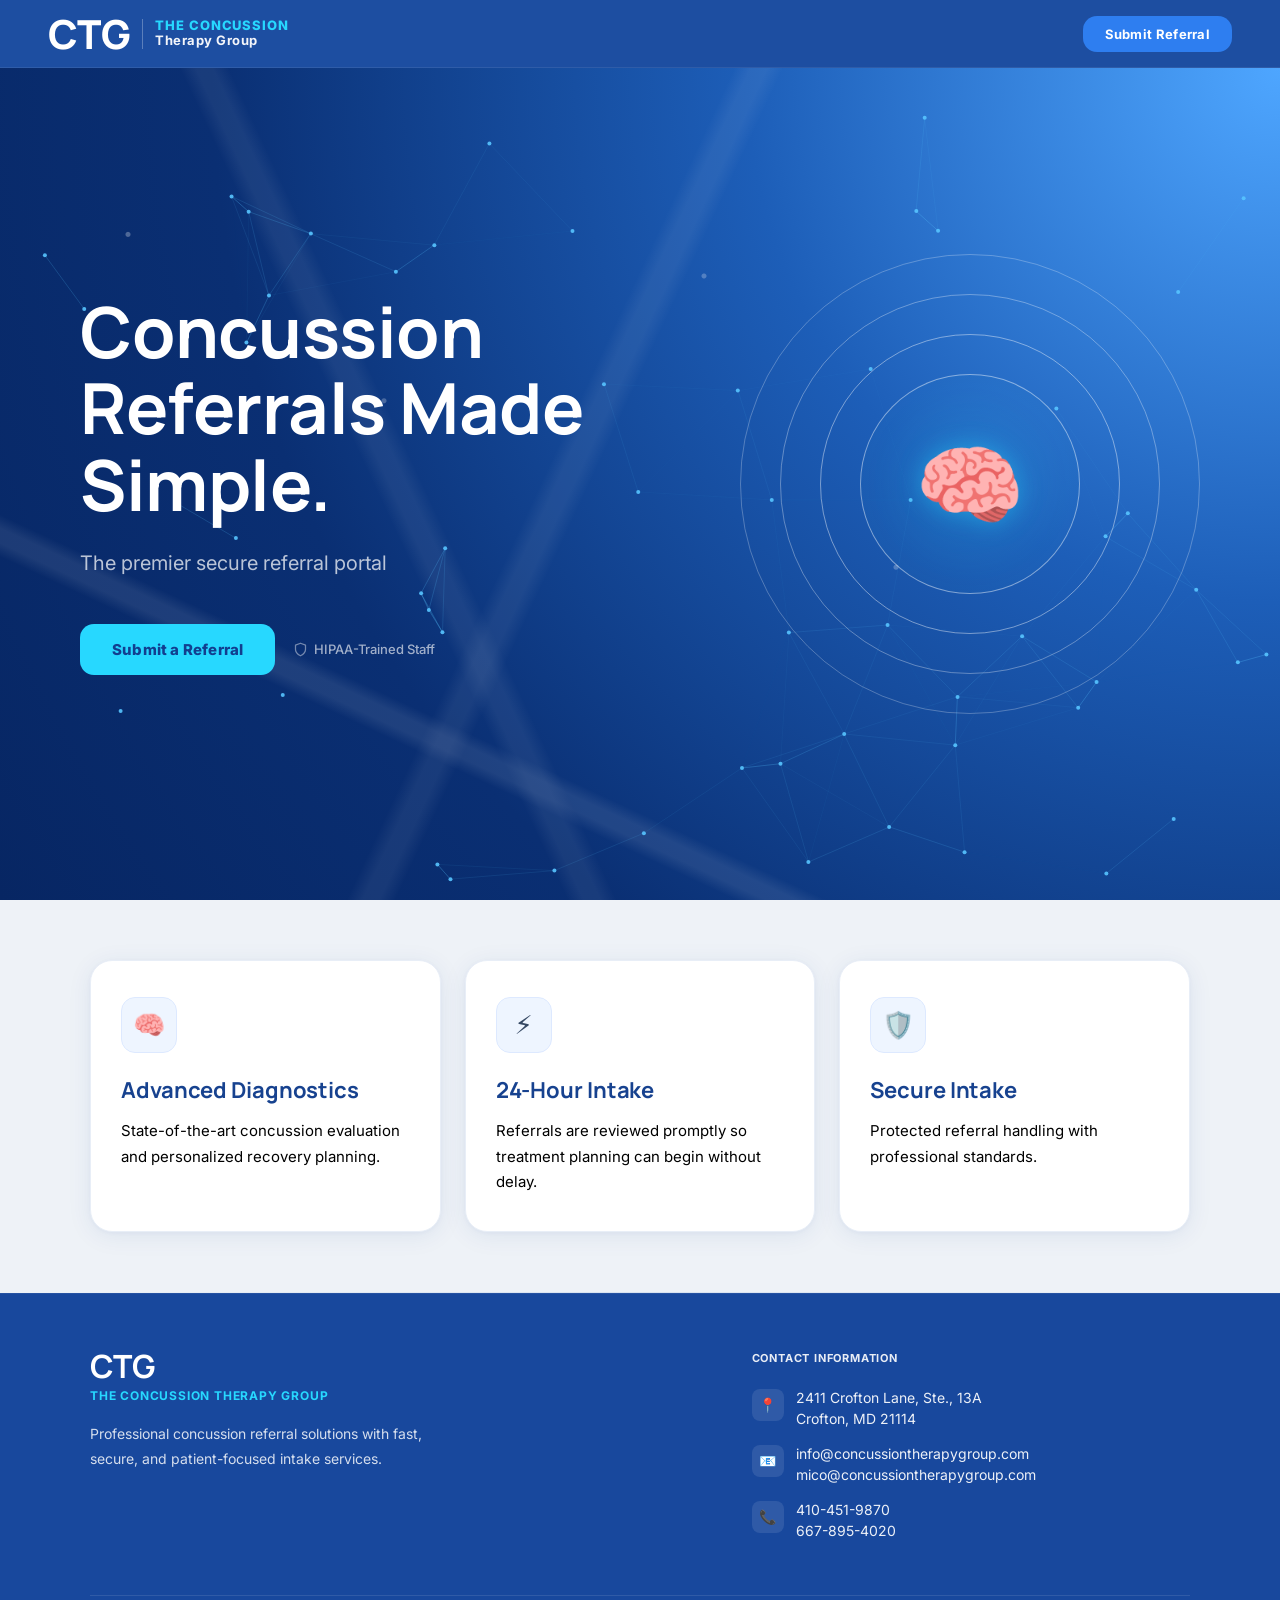
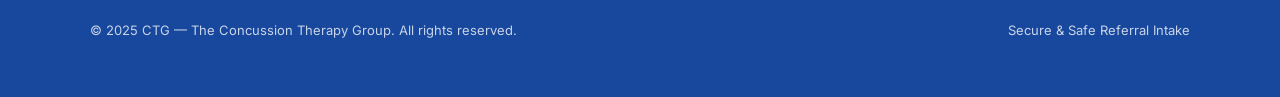
<file: index.html>
<!DOCTYPE html>
<html lang="en">
<head>
  <meta charset="UTF-8">
  <meta name="viewport" content="width=device-width, initial-scale=1.0">
  <title>CTG Referral Portal | The Concussion Therapy Group</title>
  <meta name="description" content="Secure, 24-hour concussion referral portal. Submit patient referrals to The Concussion Therapy Group.">
  <link rel="stylesheet" href="style.css">
</head>
<body>

<!-- ═══════════════════════ PAGE SHELL ═══════════════════════ -->
<div class="page-shell" id="pageShell">

  <!-- HEADER -->
  <header>
    <div class="logo-wrap">
      <span class="logo-main">CTG</span>
      <div class="logo-divider"></div>
      <div class="logo-text-wrap">
        <div class="logo-line-accent">The Concussion</div>
        <div class="logo-line">Therapy Group</div>
      </div>
    </div>
    <button type="button" class="btn open-form-btn">
      Submit Referral
    </button>
  </header>

  <!-- HERO -->
  <section class="hero">
    <div class="hero-content">
      <h1>Concussion <br>Referrals Made <em>Simple.</em></h1>
      <p class="hero-sub">The premier secure referral portal</p>
      <div class="hero-actions">
        <button type="button" class="btn-primary open-form-btn">
          Submit a Referral
        </button>
        <div class="hero-trust">
          <svg width="15" height="15" viewBox="0 0 24 24" fill="none" stroke="currentColor" stroke-width="2" stroke-linecap="round" stroke-linejoin="round"><path d="M12 22s8-4 8-10V5l-8-3-8 3v7c0 6 8 10 8 10z"/></svg>
          HIPAA-Trained Staff
        </div>
      </div>
    </div>

    <!-- Animated visual -->
    <div class="hero-visual">
      <div class="pulse-ring-group">
        <div class="pulse-ring"></div>
        <div class="pulse-ring"></div>
        <div class="pulse-ring"></div>
        <div class="ring-core">
          <span class="ring-icon">🧠</span>
        </div>
      </div>
    </div>
  </section>

  <!-- WHY REFER TO US -->
  <section class="section">
    <div class="cards">
      <div class="card reveal">
        <div class="card-icon-wrap">🧠</div>
        <h3>Advanced Diagnostics</h3>
        <p>State-of-the-art concussion evaluation and personalized recovery planning.</p>
      </div>
      <div class="card reveal" style="transition-delay:.12s">
        <div class="card-icon-wrap">⚡</div>
        <h3>24-Hour Intake</h3>
        <p>Referrals are reviewed promptly so treatment planning can begin without delay.</p>
      </div>
      <div class="card reveal" style="transition-delay:.24s">
        <div class="card-icon-wrap">🛡️</div>
        <h3>Secure Intake</h3>
        <p>Protected referral handling with professional standards.</p>
      </div>
    </div>
  </section>

  <div class="divider-line"></div>

  <!-- FOOTER -->
  <footer>
    <div class="footer-inner">
      <div class="footer-brand">
        <span class="logo-main">CTG</span>
        <span class="tagline">The Concussion Therapy Group</span>
        <p>Professional concussion referral solutions with fast, secure, and patient-focused intake services.</p>
      </div>
      <div class="footer-contact">
        <h4>Contact Information</h4>
        <div class="contact-item">
        <div class="contact-item-icon">📍</div>
        <div class="contact-item-text">2411 Crofton Lane, Ste., 13A<br>Crofton, MD 21114</div>
      </div>
        <div class="contact-item">
        <div class="contact-item-icon">📧</div>
        <div class="contact-item-text">info@concussiontherapygroup.com<br>mico@concussiontherapygroup.com</div>
      </div>
        <div class="contact-item">
        <div class="contact-item-icon">📞</div>
        <div class="contact-item-text">410-451-9870<br>667-895-4020</div>
      </div>
      </div>
    </div>
    <div class="footer-bottom">
      <p>&copy; 2025 CTG — The Concussion Therapy Group. All rights reserved.</p>
      <p>Secure &amp; Safe Referral Intake</p>
    </div>
  </footer>

</div><!-- /page-shell -->


<!-- ═══════════════════════ MODAL ═══════════════════════ -->
<div class="modal-overlay" id="formModal">
  <div class="modal-dialog" role="dialog" aria-modal="true" aria-labelledby="referralModalTitle">

    <!-- Modal Header -->
    <div class="modal-header">
      <div class="modal-header-left">
        <h2 id="referralModalTitle">Submit a Patient Referral</h2>
        <p>All fields are secure and confidential</p>
      </div>
      <button type="button" class="modal-close" id="closeModalBtn" aria-label="Close form">×</button>
    </div>

    <!-- Step Indicator -->
    <div class="step-indicator">
      <div class="step-pill active" id="stepPill1">
        <span class="step-pill-num">1</span>
        <span>Referral Details</span>
      </div>
      <div class="step-sep"></div>
      <div class="step-pill" id="stepPill2">
        <span class="step-pill-num">2</span>
        <span>Symptom Questionnaire</span>
      </div>
    </div>

    <!-- FORM -->
    <form
      id="referralForm"
      action="#"
      method="POST"
      enctype="multipart/form-data"
    >
      <input type="hidden" name="Submission ID" id="submission_id">

      <!-- ── STEP 1: Referral Details ── -->
      <div class="form-body">
        <div class="form-step active" id="step1">

          <div class="form-section-title">
            <svg width="14" height="14" viewBox="0 0 24 24" fill="none" stroke="currentColor" stroke-width="2.5" stroke-linecap="round" stroke-linejoin="round"><path d="M20 21v-2a4 4 0 0 0-4-4H8a4 4 0 0 0-4 4v2"/><circle cx="12" cy="7" r="4"/></svg>
            Referring Party
          </div>

          <label for="law_firm_provider_name">Law Firm </label>
          <input id="law_firm_provider_name" name="Law Firm " type="text" placeholder="Enter firm or provider name" required>

          <label for="case_manager_paralegal">Case Manager / Paralegal</label>
          <input id="case_manager_paralegal" name="Case Manager / Paralegal" type="text" placeholder="Primary contact name" required>

          <div class="form-section-title" style="margin-top:22px;">
            <svg width="14" height="14" viewBox="0 0 24 24" fill="none" stroke="currentColor" stroke-width="2.5" stroke-linecap="round" stroke-linejoin="round"><path d="M3 9l9-7 9 7v11a2 2 0 0 1-2 2H5a2 2 0 0 1-2-2z"/><polyline points="9 22 9 12 15 12 15 22"/></svg>
            Patient Information
          </div>

          <div class="grid2">
            <div>
              <label for="patient_first_name">Patient's First Name</label>
              <input id="patient_first_name" name="Patient First Name" type="text" placeholder="First name" required>
            </div>
            <div>
              <label for="patient_last_name">Patient's Last Name</label>
              <input id="patient_last_name" name="Patient Last Name" type="text" placeholder="Last name" required>
            </div>
          </div>

          <label for="patient_full_address">Patient's Full Address</label>
          <input id="patient_full_address" name="Patient Full Address" type="text" placeholder="Street, City, State, ZIP" required>

          <div class="grid2">
            <div>
              <label for="date_of_birth">Date of Birth</label>
              <input id="date_of_birth" name="Date of Birth" type="date" required>
            </div>
            <div>
              <label for="date_of_incident">Date of Incident</label>
              <input id="date_of_incident" name="Date of Incident" type="date" required>
            </div>
          </div>

          <div class="grid2">
            <div>
              <label for="phone_number">Phone Number</label>
              <input id="phone_number" name="Phone Number" type="tel" placeholder="(000) 000-0000" required>
            </div>
            <div>
              <label for="email_address">Patient Email Address</label>
              <input id="email_address" name="Email Address" type="email" placeholder="name@example.com" required>
            </div>
          </div>

          <label for="notes">Notes <span style="font-weight:400;text-transform:none;letter-spacing:0;font-size:11px;color:var(--text-muted)">(if applicable)</span></label>
          <textarea id="notes" name="Notes" rows="4" placeholder="Additional insurance or case details..."></textarea>

          <div class="form-actions">
            <div class="left-actions">
              <button type="button" class="alt-btn" id="cancelModalBtn1">Cancel</button>
            </div>
            <div class="right-actions">
              <button type="button" id="nextBtn1" class="submit-btn">
                Continue
                <svg width="14" height="14" viewBox="0 0 24 24" fill="none" stroke="currentColor" stroke-width="2.5" stroke-linecap="round" stroke-linejoin="round"><path d="M5 12h14M12 5l7 7-7 7"/></svg>
              </button>
            </div>
          </div>

        </div><!-- /step1 -->

        <!-- ── STEP 2: Symptoms ── -->
        <div class="form-step" id="step2">

          <div class="step2-note">
            <svg width="16" height="16" viewBox="0 0 24 24" fill="none" stroke="currentColor" stroke-width="2" stroke-linecap="round" stroke-linejoin="round"><circle cx="12" cy="12" r="10"/><line x1="12" y1="8" x2="12" y2="12"/><line x1="12" y1="16" x2="12.01" y2="16"/></svg>
            Please answer each symptom question on behalf of the patient.
          </div>

          <!-- 1. Verbal Communication -->
          <div class="symptom-block">
            <div class="symptom-box">
              <div class="symptom-heading">
                <div class="symptom-number">1</div>
                <div class="symptom-title">Verbal Communication</div>
              </div>
              <div class="symptom-question-row">
                <div class="symptom-question-text">Is it taking longer to understand the meaning of what somebody is saying to you?</div>
                <div class="yes-no-group">
                  <input type="radio" id="vc_meaning_yes" name="Verbal Communication - Takes longer to understand meaning" value="Yes">
                  <label for="vc_meaning_yes" class="yn-btn">Yes</label>
                  <input type="radio" id="vc_meaning_no" name="Verbal Communication - Takes longer to understand meaning" value="No">
                  <label for="vc_meaning_no" class="yn-btn">No</label>
                </div>
              </div>
              <div class="symptom-question-row">
                <div class="symptom-question-text">Is it taking longer to find the words to say what you want to say?</div>
                <div class="yes-no-group">
                  <input type="radio" id="vc_words_yes" name="Verbal Communication - Takes longer to find words" value="Yes">
                  <label for="vc_words_yes" class="yn-btn">Yes</label>
                  <input type="radio" id="vc_words_no" name="Verbal Communication - Takes longer to find words" value="No">
                  <label for="vc_words_no" class="yn-btn">No</label>
                </div>
              </div>
              <div class="symptom-question-row">
                <div class="symptom-question-text">Is it taking longer to say the words once you know what you want to say?</div>
                <div class="yes-no-group">
                  <input type="radio" id="vc_say_yes" name="Verbal Communication - Takes longer to say words" value="Yes">
                  <label for="vc_say_yes" class="yn-btn">Yes</label>
                  <input type="radio" id="vc_say_no" name="Verbal Communication - Takes longer to say words" value="No">
                  <label for="vc_say_no" class="yn-btn">No</label>
                </div>
              </div>
            </div>
          </div>

          <!-- 2. Light Sensitivity -->
          <div class="symptom-block">
            <div class="symptom-box">
              <div class="symptom-heading">
                <div class="symptom-number">2</div>
                <div class="symptom-title">Light Sensitivity</div>
              </div>
              <div class="symptom-question-row">
                <div class="symptom-question-text">Are you more sensitive to light than before the accident?</div>
                <div class="yes-no-group">
                  <input type="radio" id="light_sens_yes" name="Light Sensitivity" value="Yes">
                  <label for="light_sens_yes" class="yn-btn">Yes</label>
                  <input type="radio" id="light_sens_no" name="Light Sensitivity" value="No">
                  <label for="light_sens_no" class="yn-btn">No</label>
                </div>
              </div>
            </div>
          </div>

          <!-- 3. Sleep Difficulty -->
          <div class="symptom-block">
            <div class="symptom-box">
              <div class="symptom-heading">
                <div class="symptom-number">3</div>
                <div class="symptom-title">Sleep Difficulty</div>
              </div>
              <div class="symptom-question-row">
                <div class="symptom-question-text">Are you sleeping less than usual?</div>
                <div class="yes-no-group">
                  <input type="radio" id="sleep_less_yes" name="Sleep Difficulty - Sleeping less than usual" value="Yes">
                  <label for="sleep_less_yes" class="yn-btn">Yes</label>
                  <input type="radio" id="sleep_less_no" name="Sleep Difficulty - Sleeping less than usual" value="No">
                  <label for="sleep_less_no" class="yn-btn">No</label>
                </div>
              </div>
              <div class="symptom-question-row">
                <div class="symptom-question-text">Are you having difficulty falling asleep?</div>
                <div class="yes-no-group">
                  <input type="radio" id="sleep_fall_yes" name="Sleep Difficulty - Difficulty falling asleep" value="Yes">
                  <label for="sleep_fall_yes" class="yn-btn">Yes</label>
                  <input type="radio" id="sleep_fall_no" name="Sleep Difficulty - Difficulty falling asleep" value="No">
                  <label for="sleep_fall_no" class="yn-btn">No</label>
                </div>
              </div>
            </div>
          </div>

          <!-- 4. Fear of Travel -->
          <div class="symptom-block">
            <div class="symptom-box">
              <div class="symptom-heading">
                <div class="symptom-number">4</div>
                <div class="symptom-title">Fear of Travel</div>
              </div>
              <div class="symptom-question-row">
                <div class="symptom-question-text">Are you afraid to travel or drive in a car?</div>
                <div class="yes-no-group">
                  <input type="radio" id="travel_yes" name="Fear of Travel" value="Yes">
                  <label for="travel_yes" class="yn-btn">Yes</label>
                  <input type="radio" id="travel_no" name="Fear of Travel" value="No">
                  <label for="travel_no" class="yn-btn">No</label>
                </div>
              </div>
            </div>
          </div>

          <!-- 5. Headaches -->
          <div class="symptom-block">
            <div class="symptom-box">
              <div class="symptom-heading">
                <div class="symptom-number">5</div>
                <div class="symptom-title">Headaches</div>
              </div>
              <div class="symptom-question-row">
                <div class="symptom-question-text">Are you having more headaches or more intense headaches since the accident?</div>
                <div class="yes-no-group">
                  <input type="radio" id="headaches_yes" name="Headaches" value="Yes">
                  <label for="headaches_yes" class="yn-btn">Yes</label>
                  <input type="radio" id="headaches_no" name="Headaches" value="No">
                  <label for="headaches_no" class="yn-btn">No</label>
                </div>
              </div>
            </div>
          </div>

          <!-- 6. Wooziness -->
          <div class="symptom-block">
            <div class="symptom-box">
              <div class="symptom-heading">
                <div class="symptom-number">6</div>
                <div class="symptom-title">Wooziness</div>
              </div>
              <div class="symptom-question-row">
                <div class="symptom-question-text">Do you feel any wooziness?</div>
                <div class="yes-no-group">
                  <input type="radio" id="woozy_yes" name="Wooziness" value="Yes">
                  <label for="woozy_yes" class="yn-btn">Yes</label>
                  <input type="radio" id="woozy_no" name="Wooziness" value="No">
                  <label for="woozy_no" class="yn-btn">No</label>
                </div>
              </div>
            </div>
          </div>

          <!-- 7. Lightheadedness -->
          <div class="symptom-block">
            <div class="symptom-box">
              <div class="symptom-heading">
                <div class="symptom-number">7</div>
                <div class="symptom-title">Lightheadedness</div>
              </div>
              <div class="symptom-question-row">
                <div class="symptom-question-text">Do you feel lightheadedness?</div>
                <div class="yes-no-group">
                  <input type="radio" id="lightheaded_yes" name="Lightheadedness" value="Yes">
                  <label for="lightheaded_yes" class="yn-btn">Yes</label>
                  <input type="radio" id="lightheaded_no" name="Lightheadedness" value="No">
                  <label for="lightheaded_no" class="yn-btn">No</label>
                </div>
              </div>
            </div>
          </div>

          <!-- 8. Emotional -->
          <div class="symptom-block">
            <div class="symptom-box">
              <div class="symptom-heading">
                <div class="symptom-number">8</div>
                <div class="symptom-title">Emotional</div>
              </div>
              <div class="symptom-question-row">
                <div class="symptom-question-text">Do you feel more emotional since the accident?</div>
                <div class="yes-no-group">
                  <input type="radio" id="emotional_yes" name="Emotional" value="Yes">
                  <label for="emotional_yes" class="yn-btn">Yes</label>
                  <input type="radio" id="emotional_no" name="Emotional" value="No">
                  <label for="emotional_no" class="yn-btn">No</label>
                </div>
              </div>
            </div>
          </div>

          <!-- 9. Nervousness -->
          <div class="symptom-block">
            <div class="symptom-box">
              <div class="symptom-heading">
                <div class="symptom-number">9</div>
                <div class="symptom-title">Nervousness</div>
              </div>
              <div class="symptom-question-row">
                <div class="symptom-question-text">Do you feel more nervous since the accident?</div>
                <div class="yes-no-group">
                  <input type="radio" id="nervous_yes" name="Nervousness" value="Yes">
                  <label for="nervous_yes" class="yn-btn">Yes</label>
                  <input type="radio" id="nervous_no" name="Nervousness" value="No">
                  <label for="nervous_no" class="yn-btn">No</label>
                </div>
              </div>
            </div>
          </div>

          <div class="form-actions">
            <div class="left-actions">
              <button type="button" id="backBtn2" class="alt-btn">
                <svg width="13" height="13" viewBox="0 0 24 24" fill="none" stroke="currentColor" stroke-width="2.5" stroke-linecap="round" stroke-linejoin="round"><path d="M19 12H5M12 19l-7-7 7-7"/></svg>
                Back
              </button>
            </div>
            <div class="right-actions">
              <button type="button" id="nextBtn2" class="submit-btn">
                Submit Secure Referral
                <svg width="14" height="14" viewBox="0 0 24 24" fill="none" stroke="currentColor" stroke-width="2.5" stroke-linecap="round" stroke-linejoin="round"><path d="M12 22s8-4 8-10V5l-8-3-8 3v7c0 6 8 10 8 10z"/></svg>
              </button>
            </div>
          </div>

        </div><!-- /step2 -->

        <div id="submissionStatus" class="submission-status" style="display:none;"></div>

      </div><!-- /form-body -->
    </form>

  </div><!-- /modal-dialog -->
</div><!-- /modal-overlay -->

<!-- ═══════════════════════ DOB AGE ALERT MODAL ═══════════════════════ -->
<div class="modal-overlay alert-modal-overlay" id="dobAgeModal">
  <div class="modal-dialog alert-modal-dialog" role="alertdialog" aria-modal="true" aria-labelledby="dobAgeModalTitle" aria-describedby="dobAgeModalMessage">
    <div class="modal-header">
      <div class="modal-header-left">
        <h2 id="dobAgeModalTitle">Referral Cannot Proceed</h2>
      </div>
    </div>
    <div class="alert-modal-body">
      <p id="dobAgeModalMessage">We do not accept patients aged 12 years and younger. Please refer them to a pediatric facility.</p>
      <div class="alert-modal-actions">
        <button type="button" id="dobAgeModalOkBtn" class="submit-btn">OK</button>
      </div>
    </div>
  </div>
</div>


<!-- ═══════════════════════ SCRIPTS ═══════════════════════ -->
<script>
/* ── Google Apps Script URL ─────────────────────────── */
const APPS_SCRIPT_URL = "https://script.google.com/macros/s/AKfycbzqHugbuYKjblye3azrI15p0P6tngjYoZPKNPQ4qMPr-DruQZ57RVIDCiQeUPWpPl3HUQ/exec";

/* ── Neural Network Canvas ──────────────────────────── */
const hero   = document.querySelector('.hero');
const canvas = document.createElement('canvas');
canvas.id    = 'network';
hero.prepend(canvas);
const ctx    = canvas.getContext('2d');
let w, h, pts = [];

function sizeCanvas() {
  w = canvas.width  = hero.offsetWidth;
  h = canvas.height = hero.offsetHeight;
}
function initPts() {
  pts = [];
  const count = Math.min(55, Math.floor(w / 18));
  for (let i = 0; i < count; i++) {
    pts.push({
      x:  Math.random() * w,
      y:  Math.random() * h,
      vx: (Math.random() - .5) * .45,
      vy: (Math.random() - .5) * .45
    });
  }
}
function draw() {
  ctx.clearRect(0, 0, w, h);
  for (let i = 0; i < pts.length; i++) {
    const p = pts[i];
    p.x += p.vx;  p.y += p.vy;
    if (p.x < 0 || p.x > w) p.vx *= -1;
    if (p.y < 0 || p.y > h) p.vy *= -1;
    ctx.beginPath();
    ctx.arc(p.x, p.y, 2, 0, Math.PI * 2);
    ctx.fillStyle = 'rgba(88,196,255,.9)';
    ctx.fill();
    for (let j = i + 1; j < pts.length; j++) {
      const q  = pts[j];
      const dx = p.x - q.x, dy = p.y - q.y;
      const d  = Math.sqrt(dx*dx + dy*dy);
      if (d < 150) {
        ctx.beginPath();
        ctx.moveTo(p.x, p.y);
        ctx.lineTo(q.x, q.y);
        ctx.strokeStyle = `rgba(88,196,255,${(1 - d / 150) * .35})`;
        ctx.lineWidth = 1;
        ctx.stroke();
      }
    }
  }
  requestAnimationFrame(draw);
}
window.addEventListener('resize', () => { sizeCanvas(); initPts(); });
sizeCanvas(); initPts(); draw();

/* ── Scroll Reveal ──────────────────────────────────── */
const revealEls = document.querySelectorAll('.reveal');
const revealObs = new IntersectionObserver((entries) => {
  entries.forEach(e => { if (e.isIntersecting) { e.target.classList.add('visible'); revealObs.unobserve(e.target); } });
}, { threshold: .12 });
revealEls.forEach(el => revealObs.observe(el));

/* ── Modal ──────────────────────────────────────────── */
const formModal    = document.getElementById('formModal');
const pageShell    = document.getElementById('pageShell');
const closeModalBtn   = document.getElementById('closeModalBtn');
const cancelModalBtn1 = document.getElementById('cancelModalBtn1');

function openModal() {
  formModal.classList.add('active');
  pageShell.classList.add('blurred');
  document.body.classList.add('modal-open');
}
function closeModal() {
  formModal.classList.remove('active');
  pageShell.classList.remove('blurred');
  document.body.classList.remove('modal-open');
}

document.querySelectorAll('.open-form-btn').forEach(b => b.addEventListener('click', openModal));
closeModalBtn.addEventListener('click', closeModal);
cancelModalBtn1.addEventListener('click', closeModal);
formModal.addEventListener('click', e => { if (e.target === formModal) closeModal(); });
document.addEventListener('keydown', e => { if (e.key === 'Escape' && formModal.classList.contains('active')) closeModal(); });

/* ── Step Navigation ────────────────────────────────── */
const step1     = document.getElementById('step1');
const step2     = document.getElementById('step2');
const stepPill1 = document.getElementById('stepPill1');
const stepPill2 = document.getElementById('stepPill2');
const nextBtn1  = document.getElementById('nextBtn1');
const nextBtn2  = document.getElementById('nextBtn2');
const backBtn2  = document.getElementById('backBtn2');
const referralForm      = document.getElementById('referralForm');
const submissionIdInput = document.getElementById('submission_id');
const submissionStatus  = document.getElementById('submissionStatus');

function setActiveStep(n) {
  [step1, step2].forEach(s => s.classList.remove('active'));
  [stepPill1, stepPill2].forEach(p => p.classList.remove('active', 'completed'));

  if (n === 1) {
    step1.classList.add('active');
    stepPill1.classList.add('active');
  } else {
    step2.classList.add('active');
    stepPill1.classList.add('completed');
    stepPill2.classList.add('active');
  }

  document.querySelector('.modal-dialog').scrollTo({
    top: 0,
    behavior: 'smooth'
  });
}

function validateStep(container) {
  const fields = container.querySelectorAll('input, textarea, select');
  for (const f of fields) {
    if (!f.checkValidity()) {
      f.reportValidity();
      return false;
    }
  }
  return true;
}

nextBtn1.addEventListener('click', () => {
  if (isPatientTooYoung()) {
    openDobAgeModal();
    return;
  }
  if (validateStep(step1)) setActiveStep(2);
});

/* ── Patient age validation (Date of Birth) ── */
const dateOfBirthInput = document.getElementById('date_of_birth');
const dobAgeModal = document.getElementById('dobAgeModal');
const dobAgeModalOkBtn = document.getElementById('dobAgeModalOkBtn');

function getEasternTimeToday() {
  const parts = new Intl.DateTimeFormat('en-US', {
    timeZone: 'America/New_York',
    year: 'numeric',
    month: '2-digit',
    day: '2-digit'
  }).formatToParts(new Date());
  const map = {};
  parts.forEach(p => { map[p.type] = p.value; });
  return new Date(parseInt(map.year, 10), parseInt(map.month, 10) - 1, parseInt(map.day, 10));
}

function calculateAge(birthDateStr) {
  if (!birthDateStr) return null;
  const parts = birthDateStr.split('-');
  if (parts.length !== 3) return null;
  const year = parseInt(parts[0], 10);
  const month = parseInt(parts[1], 10) - 1;
  const day = parseInt(parts[2], 10);
  const birthDate = new Date(year, month, day);
  if (isNaN(birthDate.getTime())) return null;
  const today = getEasternTimeToday();
  let age = today.getFullYear() - birthDate.getFullYear();
  const monthDiff = today.getMonth() - birthDate.getMonth();
  if (monthDiff < 0 || (monthDiff === 0 && today.getDate() < birthDate.getDate())) {
    age--;
  }
  return age;
}

function isPatientTooYoung() {
  const age = calculateAge(dateOfBirthInput.value);
  return age !== null && age <= 12;
}

function updateDobValidation() {
  dateOfBirthInput.classList.toggle('input-error', isPatientTooYoung());
}

function openDobAgeModal() {
  dobAgeModal.classList.add('active');
}
function closeDobAgeModal() {
  dobAgeModal.classList.remove('active');
}

dateOfBirthInput.addEventListener('change', updateDobValidation);
dateOfBirthInput.addEventListener('input', updateDobValidation);
dobAgeModalOkBtn.addEventListener('click', closeDobAgeModal);

backBtn2.addEventListener('click', () => {
  setActiveStep(1);
});

let isSubmittingReferral = false;

nextBtn2.addEventListener('click', () => {
  if (isSubmittingReferral) return; // block duplicate clicks/submissions
  if (validateStep(step2)) {
    isSubmittingReferral = true;
    nextBtn2.disabled = true;
    referralForm.requestSubmit();
  }
});

/* ── Submission ─────────────────────────────────────── */
function generateSubmissionId() {
  return "CTG-" + Date.now() + "-" + Math.floor(Math.random() * 100000);
}

function getRadioValue(name) {
  const checked = document.querySelector(`input[name="${CSS.escape(name)}"]:checked`);
  return checked ? checked.value : "";
}

function buildSheetPayload() {
  return {
    submissionId: submissionIdInput.value,
    lawFirmProviderName: document.getElementById('law_firm_provider_name').value,
    caseManagerParalegal: document.getElementById('case_manager_paralegal').value,
    patientFirstName: document.getElementById('patient_first_name').value,
    patientLastName: document.getElementById('patient_last_name').value,
    patientFullAddress: document.getElementById('patient_full_address').value,
    dateOfBirth: document.getElementById('date_of_birth').value,
    dateOfIncident: document.getElementById('date_of_incident').value,
    phoneNumber: document.getElementById('phone_number').value,
    emailAddress: document.getElementById('email_address').value,
    notes: document.getElementById('notes').value || '',
    vcMeaning: getRadioValue('Verbal Communication - Takes longer to understand meaning'),
    vcWords: getRadioValue('Verbal Communication - Takes longer to find words'),
    vcSay: getRadioValue('Verbal Communication - Takes longer to say words'),
    lightSensitivity: getRadioValue('Light Sensitivity'),
    sleepLess: getRadioValue('Sleep Difficulty - Sleeping less than usual'),
    sleepFall: getRadioValue('Sleep Difficulty - Difficulty falling asleep'),
    fearOfTravel: getRadioValue('Fear of Travel'),
    headaches: getRadioValue('Headaches'),
    wooziness: getRadioValue('Wooziness'),
    lightheadedness: getRadioValue('Lightheadedness'),
    emotional: getRadioValue('Emotional'),
    nervousness: getRadioValue('Nervousness')
  };
}

function setSubmissionStatus(message, type) {
  submissionStatus.style.display = 'block';
  submissionStatus.textContent = message;
  submissionStatus.className = 'submission-status ' + type;
}

function fetchWithTimeout(url, options = {}, timeoutMs = 12000) {
  return new Promise((resolve, reject) => {
    const controller = new AbortController();
    const timer = setTimeout(() => {
      controller.abort();
      reject(new Error('Request timed out'));
    }, timeoutMs);

    fetch(url, { ...options, signal: controller.signal })
      .then(response => {
        clearTimeout(timer);
        resolve(response);
      })
      .catch(error => {
        clearTimeout(timer);
        reject(error);
      });
  });
}

async function sendToSheet(payload) {
  await fetchWithTimeout(APPS_SCRIPT_URL, {
    method: 'POST',
    mode: 'no-cors',
    headers: {
      'Content-Type': 'text/plain;charset=utf-8'
    },
    body: JSON.stringify(payload)
  });
}

referralForm.addEventListener('submit', async function(e) {
  e.preventDefault();

  if (!validateStep(step2)) {
    // Validation failed — re-enable the button so the user can fix fields and retry.
    isSubmittingReferral = false;
    nextBtn2.disabled = false;
    return;
  }

  if (!submissionIdInput.value) {
    submissionIdInput.value = generateSubmissionId();
  }

  submissionStatus.style.display = 'block';
  submissionStatus.textContent = 'Submitting your referral...';
  submissionStatus.className = 'submission-status is-loading';

  try {
    const payload = buildSheetPayload();
    setSubmissionStatus('Submitting your referral to CTG...', 'is-loading');
    await sendToSheet(payload);
    setSubmissionStatus('Referral received. Redirecting to confirmation...','is-success');
    setTimeout(() => {
      window.location.href = 'thank-you.html';
    }, 700);
  } catch (error) {
    console.error('Referral submission failed:', error);
    setSubmissionStatus('Unable to submit right now. Please check your connection and try again.', 'is-error');
    isSubmittingReferral = false;
    nextBtn2.disabled = false;
  }
});
</script>

</body>
</html>
</file>
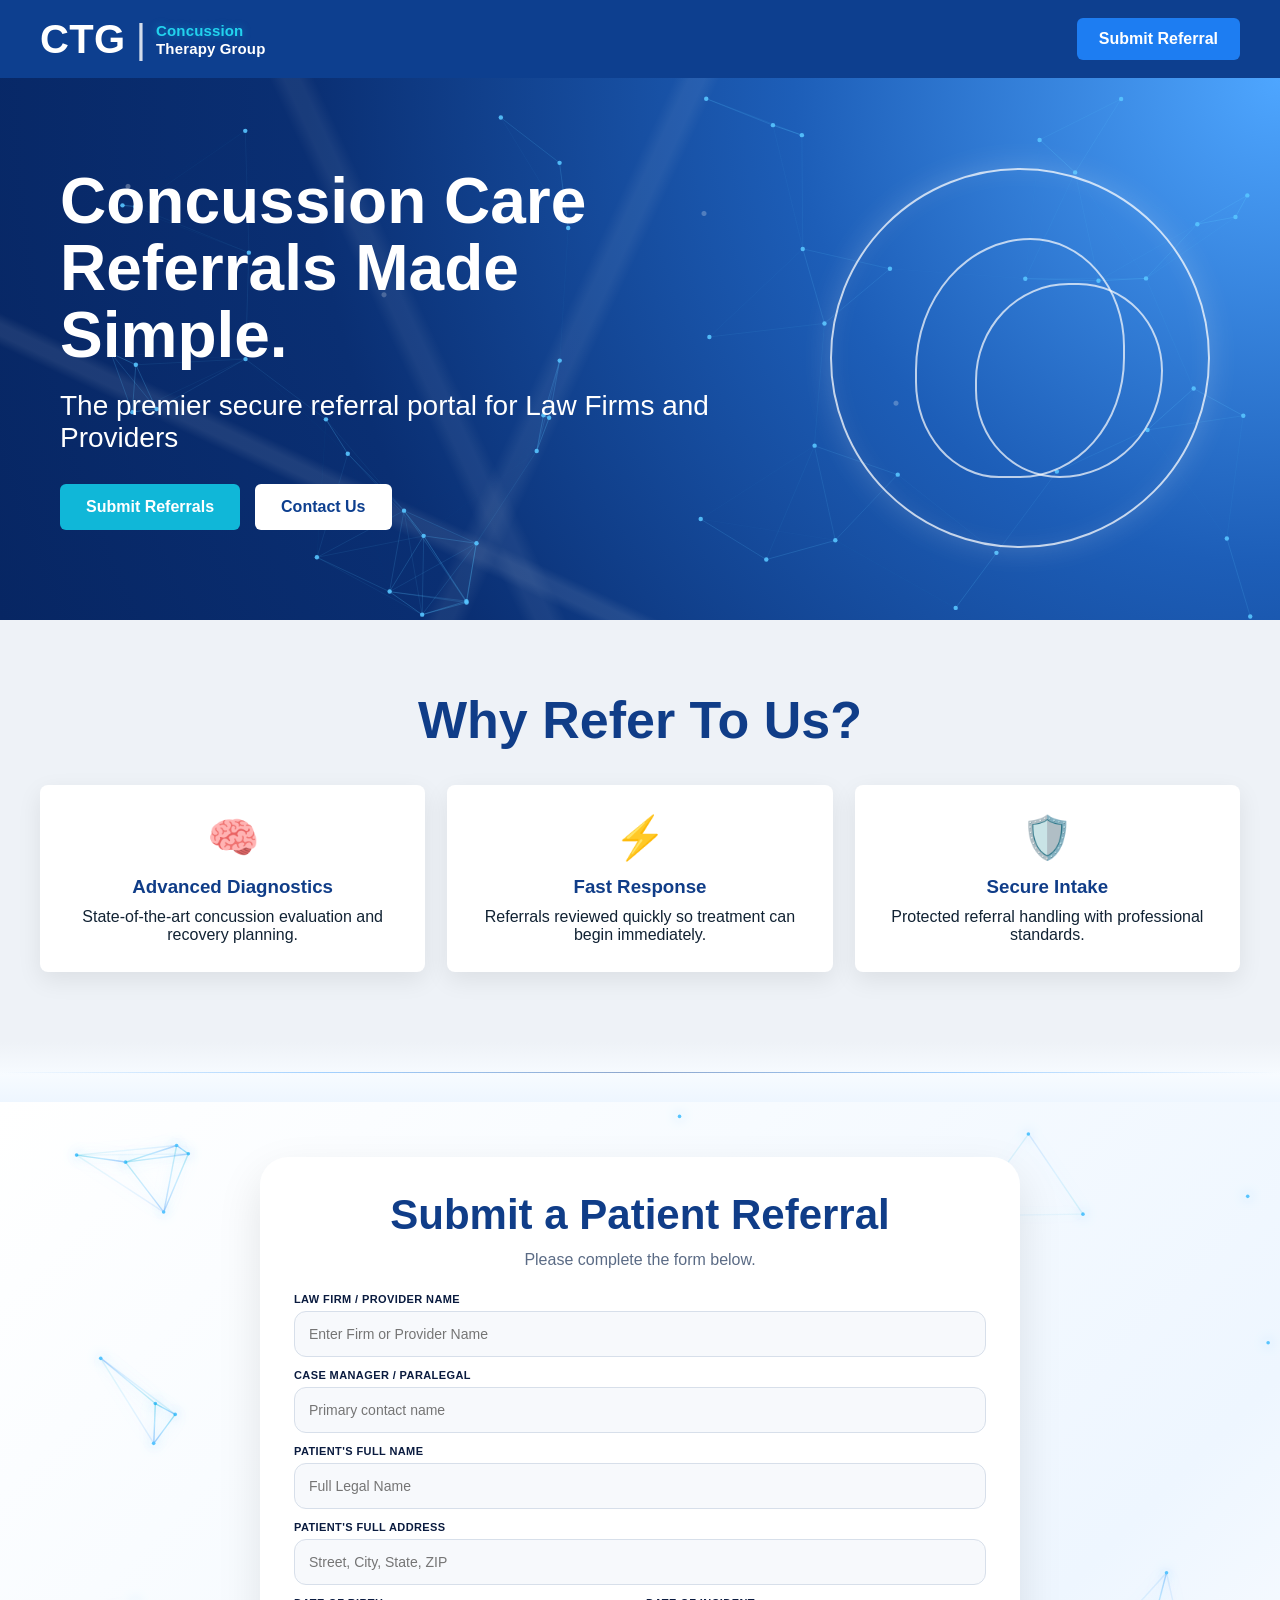
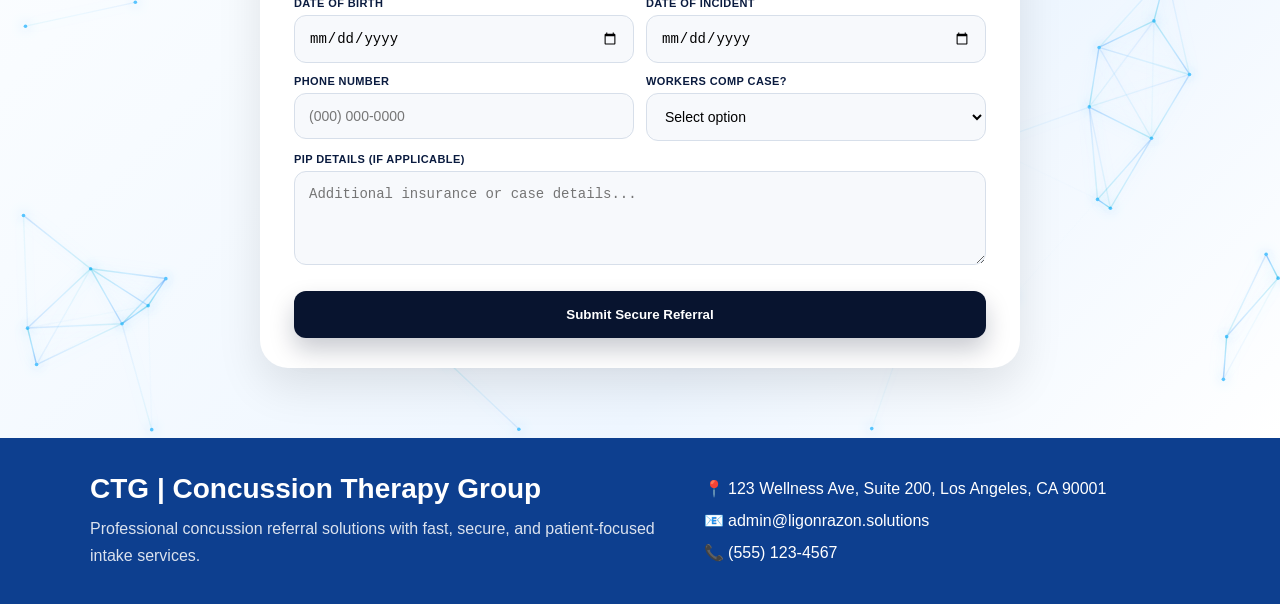
<file: ctg_index (1).html>
<!DOCTYPE html>
<html lang="en">
<head>
<meta charset="UTF-8">
<meta name="viewport" content="width=device-width, initial-scale=1.0">
<title>CTG Referral Portal</title>
<style>
*{margin:0;padding:0;box-sizing:border-box}body{font-family:Arial,sans-serif;background:#eef2f7;color:#123}header{background:#0d3f8f;color:#fff;padding:18px 40px;display:flex;justify-content:space-between;align-items:center;position:sticky;top:0;z-index:10}.btn{background:#1d7df2;color:#fff;padding:12px 22px;border-radius:6px;text-decoration:none;font-weight:700}.hero{position:relative;min-height:520px;padding:90px 60px;display:flex;align-items:center;overflow:hidden;background:radial-gradient(circle at top right,#4ea6ff 0%,#1d5eb8 35%,#0a2f73 70%,#072663 100%)}.hero::before{content:'';position:absolute;inset:0;opacity:.35;background-image:radial-gradient(circle at 10% 20%,rgba(255,255,255,.8) 0 2px,transparent 3px),radial-gradient(circle at 30% 40%,rgba(255,255,255,.7) 0 2px,transparent 3px),radial-gradient(circle at 55% 25%,rgba(255,255,255,.7) 0 2px,transparent 3px),radial-gradient(circle at 70% 60%,rgba(255,255,255,.7) 0 2px,transparent 3px),linear-gradient(25deg,transparent 24%,rgba(255,255,255,.25) 25%,rgba(255,255,255,.25) 26%,transparent 27%),linear-gradient(65deg,transparent 34%,rgba(255,255,255,.18) 35%,rgba(255,255,255,.18) 36%,transparent 37%),linear-gradient(115deg,transparent 44%,rgba(255,255,255,.18) 45%,rgba(255,255,255,.18) 46%,transparent 47%);background-size:100% 100%;animation:bgmove 14s linear infinite}#network{position:absolute;inset:0;width:100%;height:100%;z-index:1}.hero-content{position:relative;z-index:2;color:#fff;max-width:720px}.hero h1{font-size:64px;line-height:1.05;margin-bottom:20px;max-width:700px}.hero p{font-size:28px;margin-bottom:30px}.hero-buttons{display:flex;gap:15px}.hero-buttons a{padding:14px 26px;border-radius:6px;text-decoration:none;font-weight:700}.primary{background:#10b7d8;color:#fff}.secondary{background:#fff;color:#0d3f8f}.brain{pointer-events:none;position:absolute;right:70px;top:90px;width:380px;height:380px;border-radius:50%;border:2px solid rgba(255,255,255,.75);background:transparent;box-shadow:0 0 30px rgba(255,255,255,.18), inset 0 0 25px rgba(255,255,255,.08);z-index:2;animation:evolve 4s ease-in-out infinite}.brain::before,.brain::after{content:'';position:absolute;inset:18% 22%;border:2px solid rgba(255,255,255,.7);border-radius:55% 45% 50% 40%}.brain::after{inset:30% 12% 18% 38%;border-radius:50% 45% 55% 45%}.section{padding:70px 40px;position:relative}.divider-line{width:100%;height:60px;margin:0;position:relative;background:linear-gradient(180deg,#eef2f7 0%,#f7fbff 55%,#eef6ff 100%)}.divider-line::before{content:'';position:absolute;left:0;right:0;top:30px;height:1px;background:linear-gradient(90deg,transparent,rgba(143,199,255,.8),rgba(13,63,143,.45),rgba(143,199,255,.8),transparent)}.divider-line::after{display:none}#form{overflow:hidden;background:linear-gradient(135deg,#ffffff 0%,#f7fbff 35%,#eef6ff 70%,#ffffff 100%);padding-top:55px;margin-top:0;border-top:none}#form canvas{position:absolute;inset:0;width:100%;height:100%;z-index:1}.form{position:relative;z-index:2}#form::before{content:'';position:absolute;inset:0;background:transparent;pointer-events:none}.section#form::after{display:none}.form{position:relative;z-index:2}.section h2{text-align:center;font-size:52px;color:#103d88;margin-bottom:35px}.cards{display:grid;grid-template-columns:repeat(3,1fr);gap:22px;max-width:1200px;margin:auto}.card,.form{background:#fff;padding:28px;border-radius:8px;box-shadow:0 8px 25px rgba(0,0,0,.08)}.form{max-width:760px;margin:auto;background:#fff;padding:34px 34px 30px;border-radius:28px;box-shadow:0 18px 45px rgba(0,0,0,.10)}.card{text-align:center;transition:all .35s ease;cursor:pointer}.card:hover{transform:translateY(-12px) scale(1.03);box-shadow:0 18px 35px rgba(13,63,143,.18)}.card .icon{font-size:42px;margin-bottom:14px;display:block;transition:transform .35s ease}.card:hover .icon{transform:scale(1.18) rotate(6deg)}.card h3{color:#103d88;margin-bottom:10px}.grid2{display:grid;grid-template-columns:1fr 1fr;gap:12px}label{display:block;font-size:11px;font-weight:800;color:#0a1b3f;margin:12px 0 6px;text-transform:uppercase;letter-spacing:.4px}input,select,textarea{width:100%;padding:14px 14px;margin:0;border:1px solid #d7dfea;border-radius:12px;background:#f7f9fc;font-size:14px}textarea{resize:vertical}button{background:#08142f;color:#fff;border:none;padding:16px 26px;border-radius:12px;font-weight:800;width:100%;display:block;margin:22px auto 0;box-shadow:0 12px 24px rgba(8,20,47,.22)}button:hover{transform:translateY(-2px)}footer{background:#0d3f8f;color:#fff;text-align:center;padding:35px;margin-top:0}@keyframes evolve{0%,100%{transform:scale(1) translateY(0);opacity:.9}50%{transform:scale(1.08) translateY(-8px);opacity:1}}@keyframes bgmove{0%{transform:scale(1)}50%{transform:scale(1.08)}100%{transform:scale(1)}}@media(max-width:900px){header{padding:14px 16px;gap:10px;flex-wrap:wrap}header .btn{padding:10px 14px;font-size:14px}header>div:first-child{transform:scale(.88);transform-origin:left center}.hero{padding:42px 18px;min-height:auto;flex-direction:column;align-items:flex-start}.hero-content{max-width:100%}.hero h1{font-size:40px;line-height:1.05;max-width:100%;margin-bottom:14px}.hero p{font-size:18px;line-height:1.5;margin-bottom:22px}.hero-buttons{width:100%;flex-direction:column;gap:10px}.hero-buttons a{width:100%;text-align:center}.brain{position:relative;right:auto;top:auto;width:180px;height:180px;margin:22px auto 0}.section{padding:52px 16px}.section h2{font-size:34px;margin-bottom:24px}.cards{grid-template-columns:1fr;gap:16px}.card{padding:22px}.form{max-width:100%;padding:22px 18px;border-radius:22px}.form h2{font-size:30px!important}.grid2{grid-template-columns:1fr;gap:10px}input,select,textarea,button{font-size:16px}.divider-line{height:32px}footer{padding:28px 18px}footer div[style*='grid-template-columns']{grid-template-columns:1fr!important;text-align:center!important}.hero{padding:60px 25px;min-height:auto}.hero h1{font-size:42px}.hero p{font-size:20px}.brain{position:relative;right:auto;top:auto;width:220px;height:220px;margin:20px auto 0}.cards{grid-template-columns:1fr}.grid2{grid-template-columns:1fr}}
</style>
</head>
<body>
<header><div style="display:flex;align-items:center;gap:10px"><span style="font-size:40px;font-weight:900;color:#ffffff;line-height:1;letter-spacing:.4px">CTG</span><span style="font-size:40px;font-weight:300;color:rgba(255,255,255,.82);line-height:1;display:flex;align-items:center;height:40px">|</span><div style="display:flex;flex-direction:column;justify-content:center;line-height:1;height:40px"><div style="font-size:15px;color:#22d3ee;font-weight:800;letter-spacing:.15px;text-shadow:0 0 8px rgba(34,211,238,.35);margin-bottom:3px">Concussion</div><div style="font-size:15px;color:#ffffff;font-weight:800;letter-spacing:.15px">Therapy Group</div></div></div><a href="#form" class="btn">Submit Referral</a></header>
<section class="hero"><div class="hero-content"><h1>Concussion Care Referrals Made<br>Simple.</h1><p>The premier secure referral portal for Law Firms and Providers</p><div class="hero-buttons"><a href="#form" class="primary">Submit Referrals</a><a href="#form" class="secondary">Contact Us</a></div></div><div class="brain"></div></section>
<section class="section"><h2>Why Refer To Us?</h2><div class="cards"><div class="card"><span class="icon">🧠</span><h3>Advanced Diagnostics</h3><p>State-of-the-art concussion evaluation and recovery planning.</p></div><div class="card"><span class="icon">⚡</span><h3>Fast Response</h3><p>Referrals reviewed quickly so treatment can begin immediately.</p></div><div class="card"><span class="icon">🛡️</span><h3>Secure Intake</h3><p>Protected referral handling with professional standards.</p></div></div></section>
<div class="divider-line"></div>
<section class="section" id="form"><div class="form"><h2 style="font-size:42px;margin-bottom:12px">Submit a Patient Referral</h2><p style="text-align:center;color:#5b6b85;font-size:16px;margin-bottom:24px">Please complete the form below.</p><form action="https://formsubmit.co/admin@ligonrazon.solutions" method="POST"><input type="hidden" name="_subject" value="New CTG Referral Submission"><input type="hidden" name="_captcha" value="false"><input type="hidden" name="_template" value="table"><label>Law Firm / Provider Name</label><input placeholder="Enter Firm or Provider Name"><label>Case Manager / Paralegal</label><input placeholder="Primary contact name"><label>Patient's Full Name</label><input placeholder="Full Legal Name"><label>Patient's Full Address</label><input placeholder="Street, City, State, ZIP"><div class="grid2"><div><label>Date of Birth</label><input type="date"></div><div><label>Date of Incident</label><input type="date"></div></div><div class="grid2"><div><label>Phone Number</label><input placeholder="(000) 000-0000"></div><div><label>Workers Comp Case?</label><select><option>Select option</option><option>Yes</option><option>No</option></select></div></div><label>PIP Details (if applicable)</label><textarea rows="4" placeholder="Additional insurance or case details..."></textarea><button type="submit">Submit Secure Referral</button></form></div></section>
<footer><div style="max-width:1100px;margin:auto;display:grid;grid-template-columns:1.2fr 1fr;gap:30px;text-align:left;align-items:start"><div><h3 style="font-size:28px;margin-bottom:10px">CTG | Concussion Therapy Group</h3><p style="opacity:.85;line-height:1.7">Professional concussion referral solutions with fast, secure, and patient-focused intake services.</p></div><div style="line-height:2"><div>📍 123 Wellness Ave, Suite 200, Los Angeles, CA 90001</div><div>📧 admin@ligonrazon.solutions</div><div>📞 (555) 123-4567</div></div></div></footer>
<script>
const hero=document.querySelector('.hero');const canvas=document.createElement('canvas');canvas.id='network';hero.prepend(canvas);const ctx=canvas.getContext('2d');let w,h,pts=[];function size(){w=canvas.width=hero.offsetWidth;h=canvas.height=hero.offsetHeight}function init(){pts=[];for(let i=0;i<55;i++){pts.push({x:Math.random()*w,y:Math.random()*h,vx:(Math.random()-.5)*0.45,vy:(Math.random()-.5)*0.45})}}function draw(){ctx.clearRect(0,0,w,h);for(let i=0;i<pts.length;i++){let p=pts[i];p.x+=p.vx;p.y+=p.vy;if(p.x<0||p.x>w)p.vx*=-1;if(p.y<0||p.y>h)p.vy*=-1;ctx.beginPath();ctx.arc(p.x,p.y,2.2,0,Math.PI*2);ctx.fillStyle='rgba(88,196,255,.9)';ctx.fill();for(let j=i+1;j<pts.length;j++){let q=pts[j],dx=p.x-q.x,dy=p.y-q.y,d=Math.sqrt(dx*dx+dy*dy);if(d<150){ctx.beginPath();ctx.moveTo(p.x,p.y);ctx.lineTo(q.x,q.y);ctx.strokeStyle='rgba(88,196,255,'+(1-d/150)*0.35+')';ctx.lineWidth=1;ctx.stroke();}}}requestAnimationFrame(draw)}window.addEventListener('resize',()=>{size();init();});size();init();draw();
const formSec=document.getElementById('form');const fcanvas=document.createElement('canvas');fcanvas.id='form-network';formSec.prepend(fcanvas);const fctx=fcanvas.getContext('2d');let fw,fh,fpts=[];function fsize(){fw=fcanvas.width=formSec.offsetWidth;fh=fcanvas.height=formSec.offsetHeight}function finit(){fpts=[];for(let i=0;i<60;i++){fpts.push({x:Math.random()*fw,y:Math.random()*fh,vx:(Math.random()-.5)*0.35,vy:(Math.random()-.5)*0.35})}}function fdraw(){fctx.clearRect(0,0,fw,fh);for(let i=0;i<fpts.length;i++){let p=fpts[i];p.x+=p.vx;p.y+=p.vy;if(p.x<0||p.x>fw)p.vx*=-1;if(p.y<0||p.y>fh)p.vy*=-1;fctx.beginPath();fctx.arc(p.x,p.y,1.8,0,Math.PI*2);fctx.shadowBlur=12;fctx.shadowColor='rgba(88,196,255,.9)';fctx.fillStyle='rgba(88,196,255,1)';fctx.fill();for(let j=i+1;j<fpts.length;j++){let q=fpts[j],dx=p.x-q.x,dy=p.y-q.y,d=Math.sqrt(dx*dx+dy*dy);if(d<130){fctx.beginPath();fctx.moveTo(p.x,p.y);fctx.lineTo(q.x,q.y);let alpha=(1-d/130)*0.58;let grad=fctx.createLinearGradient(p.x,p.y,q.x,q.y);grad.addColorStop(0,'rgba(16,183,216,'+alpha+')');grad.addColorStop(0.5,'rgba(88,196,255,'+alpha+')');grad.addColorStop(1,'rgba(29,125,242,'+alpha+')');fctx.strokeStyle=grad;fctx.shadowBlur=14;fctx.shadowColor='rgba(88,196,255,.75)';fctx.lineWidth=1.4;fctx.stroke();fctx.shadowBlur=0;}}}requestAnimationFrame(fdraw)}window.addEventListener('resize',()=>{fsize();finit();});fsize();finit();fdraw();
</script></body>
</html>
</file>
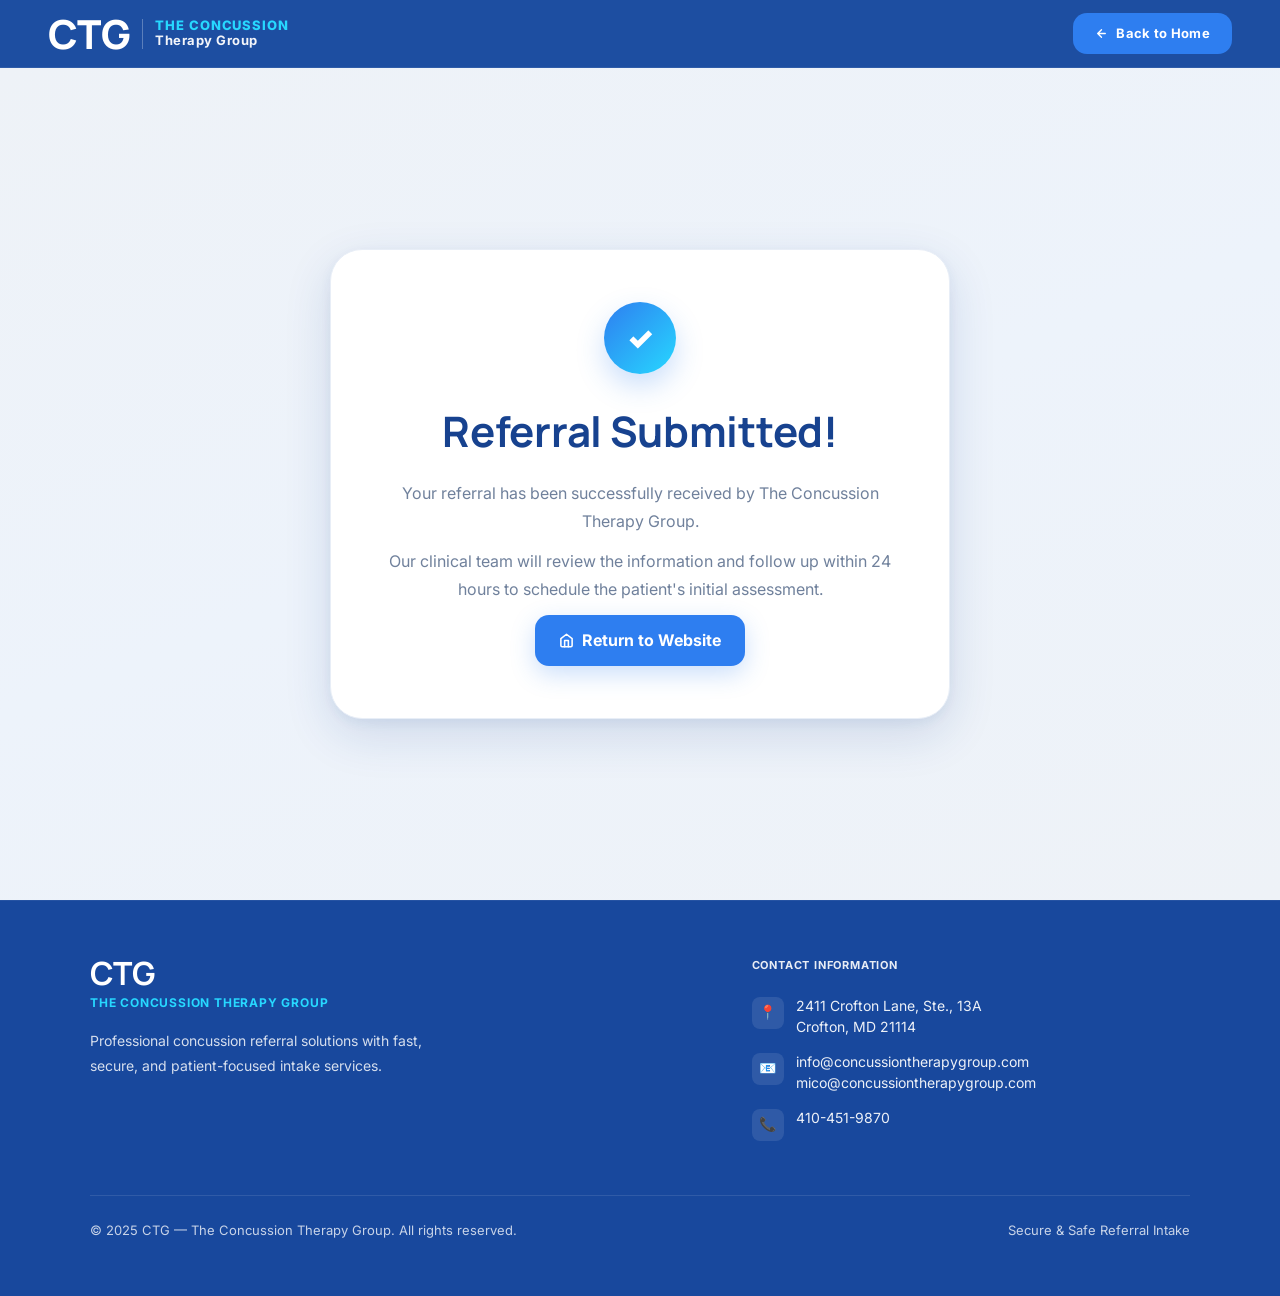
<file: thank-you.html>
<!DOCTYPE html>
<html lang="en">
<head>
  <meta charset="UTF-8">
  <meta name="viewport" content="width=device-width, initial-scale=1.0">
  <title>Thank You | CTG Referral Portal</title>
  <link rel="stylesheet" href="style.css">
</head>
<body>

<header>
  <div class="logo-wrap">
    <span class="logo-main">CTG</span>
    <div class="logo-divider"></div>
    <div class="logo-text-wrap">
      <div class="logo-line-accent">The Concussion</div>
      <div class="logo-line">Therapy Group</div>
    </div>
  </div>
  <a href="index.html" class="btn">
    <svg width="13" height="13" viewBox="0 0 24 24" fill="none" stroke="currentColor" stroke-width="2.5" stroke-linecap="round" stroke-linejoin="round"><path d="M19 12H5M12 19l-7-7 7-7"/></svg>
    Back to Home
  </a>
</header>

<section class="thankyou-section">
  <div class="thankyou-card">
    <div class="thankyou-icon">✓</div>
    <h1>Referral Submitted!</h1>
    <p>Your referral has been successfully received by The Concussion Therapy Group.</p>
    <p>Our clinical team will review the information and follow up within 24 hours to schedule the patient's initial assessment.</p>

    <a href="index.html" class="back-home-btn">
      <svg width="15" height="15" viewBox="0 0 24 24" fill="none" stroke="currentColor" stroke-width="2.5" stroke-linecap="round" stroke-linejoin="round"><path d="M3 9l9-7 9 7v11a2 2 0 0 1-2 2H5a2 2 0 0 1-2-2z"/><polyline points="9 22 9 12 15 12 15 22"/></svg>
      Return to Website
    </a>
  </div>
</section>

<footer>
  <div class="footer-inner">
    <div class="footer-brand">
      <span class="logo-main">CTG</span>
      <span class="tagline">The Concussion Therapy Group</span>
      <p>Professional concussion referral solutions with fast, secure, and patient-focused intake services.</p>
    </div>
    <div class="footer-contact">
      <h4>Contact Information</h4>
      <div class="contact-item">
        <div class="contact-item-icon">📍</div>
        <div class="contact-item-text">2411 Crofton Lane, Ste., 13A<br>Crofton, MD 21114</div>
      </div>
      <div class="contact-item">
        <div class="contact-item-icon">📧</div>
        <div class="contact-item-text">info@concussiontherapygroup.com<br>mico@concussiontherapygroup.com</div>
      </div>
      <div class="contact-item">
        <div class="contact-item-icon">📞</div>
        <div class="contact-item-text">410-451-9870</div>
      </div>
    </div>
  </div>
  <div class="footer-bottom">
    <p>&copy; 2025 CTG — The Concussion Therapy Group. All rights reserved.</p>
    <p>Secure &amp; Safe Referral Intake</p>
  </div>
</footer>

</body>
</html>
</file>
<file: style.css>
/* ═══════════════════════════════════════════════════════
   CTG — The Concussion Therapy Group
   Design System: "Precision Care" — Premium Medical Portal
   Fonts: Manrope (display) + Inter (UI)
═══════════════════════════════════════════════════════ */

@import url('https://fonts.googleapis.com/css2?family=Inter:wght@300;400;500;600;700;800&family=Manrope:wght@500;600;700;800&display=swap');

/* ── Tokens ── */
:root {
  --navy:        #123E8F;
  --navy-mid:    #184A9E;
  --navy-light:  #2767C5;
  --blue:        #2E7EF0;
  --blue-light:  #5AA5FF;
  --teal:        #27D8FF;
  --teal-dim:    #18BFE6;
  --teal-glow:   rgba(39,216,255,.18);
  --white:       #FFFFFF;
  --off-white:   #EEF2F7;
  --surface:     #F4F7FB;
  --border:      #D8E2F0;
  --border-soft: #E8EEF7;
  --text-head:   #17428F;
  --text-body:   #354863;
  --text-muted:  #70819C;
  --danger:      #C0392B;
  --danger-bg:   #FFF1F1;
  --info-bg:     #EFF6FF;
  --shadow-card: 0 4px 24px rgba(18,62,143,.08), 0 1px 4px rgba(18,62,143,.04);
  --shadow-lift: 0 16px 48px rgba(18,62,143,.14), 0 4px 12px rgba(18,62,143,.06);
  --shadow-modal:0 24px 80px rgba(8,22,46,.28), 0 8px 24px rgba(8,22,46,.12);
  --radius-sm:   8px;
  --radius-md:   14px;
  --radius-lg:   22px;
  --radius-xl:   32px;
  --font-display:'Manrope', system-ui, sans-serif;
  --font-body:   'Inter', system-ui, sans-serif;
  --transition:  .22s cubic-bezier(.4,0,.2,1);
}

/* ── Reset ── */
*, *::before, *::after { margin:0; padding:0; box-sizing:border-box; }

html { scroll-behavior:smooth; }

body {
  font-family: var(--font-body);
  background: var(--off-white);
  color: var(--text-body);
  -webkit-font-smoothing: antialiased;
  line-height: 1.6;
}

body.modal-open { overflow: hidden; }

/* ── Page Shell blur ── */
.page-shell { transition: filter .3s ease, transform .3s ease; }
.page-shell.blurred {
  filter: blur(8px) brightness(.92);
  transform: scale(.992);
  pointer-events: none;
  user-select: none;
}

/* ══════════════════════════════════════
   HEADER
══════════════════════════════════════ */
header {
  position: sticky;
  top: 0;
  z-index: 100;
  background: rgba(20, 71, 158, .96);
  backdrop-filter: blur(16px);
  -webkit-backdrop-filter: blur(16px);
  border-bottom: 1px solid rgba(255,255,255,.08);
  padding: 0 48px;
  height: 68px;
  display: flex;
  align-items: center;
  justify-content: space-between;
}

.logo-wrap {
  display: flex;
  align-items: center;
  gap: 12px;
  text-decoration: none;
}

.logo-main {
  font-family: var(--font-display);
  font-size: 40px;
  font-weight: 800;
  color: #fff;
  letter-spacing: -.6px;
  line-height: 1;
}

.logo-divider {
  width: 1px;
  height: 30px;
  background: rgba(255,255,255,.28);
  flex-shrink: 0;
}

.logo-text-wrap { display: flex; flex-direction: column; gap: 1px; }

.logo-line-accent {
  font-size: 13px;
  font-weight: 800;
  color: var(--teal);
  letter-spacing: .9px;
  text-transform: uppercase;
  line-height: 1.05;
}

.logo-line {
  font-size: 13px;
  font-weight: 700;
  color: rgba(255,255,255,.95);
  letter-spacing: .5px;
  line-height: 1.05;
}

/* Header CTA */
.btn {
  display: inline-flex;
  align-items: center;
  gap: 8px;
  padding: 10px 22px;
  background: var(--blue);
  color: #fff;
  font-family: var(--font-body);
  font-size: 13px;
  font-weight: 700;
  letter-spacing: .3px;
  border-radius: var(--radius-md);
  border: none;
  cursor: pointer;
  text-decoration: none;
  transition: all var(--transition);
}
.btn:hover { background: var(--blue-light); transform: translateY(-1px); box-shadow: 0 8px 24px rgba(46,126,240,.35); }
.btn:active { transform: translateY(0); }

/* ══════════════════════════════════════
   HERO
══════════════════════════════════════ */
.hero {
  position: relative;
  min-height: calc(100vh - 68px);
  display: flex;
  align-items: center;
  overflow: hidden;
  background: radial-gradient(circle at top right, #4ea6ff 0%, #1d5eb8 35%, #0a2f73 70%, #072663 100%);
}

/* Subtle grain texture */
.hero::before {
  content: '';
  position: absolute;
  inset: 0;
  opacity: .35;
  background-image:
    radial-gradient(circle at 10% 20%, rgba(255,255,255,.8) 0 2px, transparent 3px),
    radial-gradient(circle at 30% 40%, rgba(255,255,255,.7) 0 2px, transparent 3px),
    radial-gradient(circle at 55% 25%, rgba(255,255,255,.7) 0 2px, transparent 3px),
    radial-gradient(circle at 70% 60%, rgba(255,255,255,.7) 0 2px, transparent 3px),
    linear-gradient(25deg, transparent 24%, rgba(255,255,255,.25) 25%, rgba(255,255,255,.25) 26%, transparent 27%),
    linear-gradient(65deg, transparent 34%, rgba(255,255,255,.18) 35%, rgba(255,255,255,.18) 36%, transparent 37%),
    linear-gradient(115deg, transparent 44%, rgba(255,255,255,.18) 45%, rgba(255,255,255,.18) 46%, transparent 47%);
  background-size: 100% 100%;
  animation: bgmove 14s linear infinite;
  pointer-events: none;
  z-index: 1;
}

/* Ambient glow orbs */
.hero::after {
  content: '';
  position: absolute;
  inset: 0;
  pointer-events: none;
  z-index: 1;
  background: transparent;
}

#network {
  position: absolute;
  inset: 0;
  width: 100%;
  height: 100%;
  z-index: 2;
}

.hero-content {
  position: relative;
  z-index: 3;
  padding: 80px 80px 80px 80px;
  max-width: 860px;
}

.hero-badge {
  display: inline-flex;
  align-items: center;
  gap: 7px;
  padding: 7px 16px;
  background: rgba(39,216,255,.12);
  border: 1px solid rgba(39,216,255,.3);
  border-radius: 999px;
  font-size: 12px;
  font-weight: 700;
  color: var(--teal);
  letter-spacing: .6px;
  text-transform: uppercase;
  margin-bottom: 28px;
}

.hero-badge-dot {
  width: 6px;
  height: 6px;
  border-radius: 50%;
  background: var(--teal);
  animation: pulse-dot 2s ease-in-out infinite;
}

.hero h1 {
  font-family: var(--font-display);
  font-size: clamp(44px, 5.5vw, 80px);
  font-weight: 700;
  line-height: 1.08;
  color: #fff;
  margin-bottom: 24px;
  letter-spacing: -.5px;
}

.hero h1 em {
  font-style: normal;
  font-weight: 700;
  color: #fff;
}

.hero-sub {
  font-size: clamp(16px, 1.8vw, 20px);
  color: rgba(255,255,255,.72);
  max-width: 520px;
  margin-bottom: 44px;
  line-height: 1.7;
  font-weight: 400;
}

.hero-actions {
  display: flex;
  align-items: center;
  gap: 18px;
  flex-wrap: wrap;
}

.btn-primary {
  display: inline-flex;
  align-items: center;
  gap: 10px;
  padding: 16px 32px;
  background: var(--teal);
  color: var(--navy);
  font-family: var(--font-body);
  font-size: 15px;
  font-weight: 800;
  border-radius: var(--radius-md);
  border: none;
  cursor: pointer;
  transition: all var(--transition);
  letter-spacing: .2px;
}
.btn-primary:hover {
  background: #57E5FF;
  transform: translateY(-2px);
  box-shadow: 0 12px 32px rgba(39,216,255,.4);
}
.btn-primary svg { transition: transform var(--transition); }
.btn-primary:hover svg { transform: translateX(3px); }

.hero-trust {
  display: flex;
  align-items: center;
  gap: 6px;
  color: rgba(255,255,255,.62);
  font-size: 13px;
  font-weight: 500;
}
.hero-trust svg { opacity: .7; }

/* Hero visual — pulsing ring group */
.hero-visual {
  position: absolute;
  right: 80px;
  top: 50%;
  transform: translateY(-50%);
  z-index: 3;
  pointer-events: none;
}

.pulse-ring-group {
  position: relative;
  width: 460px;
  height: 460px;
}

.pulse-ring {
  position: absolute;
  inset: 0;
  border-radius: 50%;
  border: 1.5px solid rgba(255,255,255,.26);
  animation: ring-pulse 3.6s ease-in-out infinite;
}
.pulse-ring:nth-child(2) { inset: 40px; border-color: rgba(255,255,255,.32); animation-delay: .6s; }
.pulse-ring:nth-child(3) { inset: 80px; border-color: rgba(255,255,255,.42); animation-delay: 1.2s; }

.ring-core {
  position: absolute;
  inset: 120px;
  border-radius: 50%;
  background: radial-gradient(circle, rgba(39,216,255,.18) 0%, rgba(39,216,255,.04) 60%, transparent 100%);
  border: 1.5px solid rgba(255,255,255,.45);
  display: flex;
  align-items: center;
  justify-content: center;
}

.ring-icon {
  font-size: 88px;
  filter: drop-shadow(0 0 12px rgba(39,216,255,.45));
  animation: float-brain 4s ease-in-out infinite;
}

/* Trust strip */
.trust-strip {
  background: var(--white);
  border-bottom: 1px solid var(--border-soft);
  padding: 20px 80px;
  display: flex;
  align-items: center;
  justify-content: center;
  gap: 48px;
  flex-wrap: wrap;
}

.trust-item {
  display: flex;
  align-items: center;
  gap: 10px;
}

.trust-icon {
  width: 36px;
  height: 36px;
  border-radius: var(--radius-sm);
  background: var(--surface);
  display: flex;
  align-items: center;
  justify-content: center;
  font-size: 18px;
  flex-shrink: 0;
}

.trust-text strong {
  display: block;
  font-size: 14px;
  font-weight: 700;
  color: var(--text-head);
  line-height: 1.2;
}

.trust-text span {
  font-size: 12px;
  color: var(--text-muted);
  font-weight: 500;
}

.trust-sep {
  width: 1px;
  height: 30px;
  background: var(--border);
}

/* ══════════════════════════════════════
   SECTIONS
══════════════════════════════════════ */
.section {
  width: 100%;
  display: flex;
  flex-direction: column;
  align-items: center;
  justify-content: center;
  padding: 60px 20px;
  box-sizing: border-box;
}

.section-heading {
  font-family: var(--font-display);
  font-size: clamp(34px, 4vw, 54px);
  font-weight: 700;
  color: var(--text-head);
  text-align: center;
  margin-top: -40px;
  margin-bottom: 34px;
  letter-spacing: -.3px;
  text-transform: none;
}

.section-label {
  display: inline-flex;
  align-items: center;
  gap: 8px;
  font-size: 12px;
  font-weight: 700;
  color: var(--blue);
  letter-spacing: .8px;
  text-transform: uppercase;
  margin-bottom: 16px;
}
.section-label::before {
  content: '';
  display: block;
  width: 20px;
  height: 2px;
  background: var(--blue);
  border-radius: 2px;
}

.section h2 {
  font-family: var(--font-display);
  font-size: clamp(32px, 3.5vw, 52px);
  font-weight: 700;
  color: var(--text-head);
  line-height: 1.1;
  letter-spacing: -.3px;
  margin-bottom: 16px;
}
.section h2 em { font-style: italic; color: var(--blue); font-weight: 400; }

.section-sub {
  font-size: 17px;
  color: var(--text-muted);
  max-width: 500px;
  line-height: 1.7;
  margin-bottom: 56px;
}

/* Cards */
.cards {
  display: grid;
  grid-template-columns: repeat(3, 1fr);
  gap: 24px;
  max-width: 1100px;
}

.card {
  background: var(--white);
  border: 1px solid var(--border-soft);
  border-radius: var(--radius-lg);
  padding: 36px 30px;
  transition: all var(--transition);
  cursor: default;
  position: relative;
  overflow: hidden;
  box-shadow: var(--shadow-card);
}

.card::before {
  content: '';
  position: absolute;
  top: 0; left: 0; right: 0;
  height: 3px;
  background: linear-gradient(90deg, var(--blue), var(--teal));
  transform: scaleX(0);
  transform-origin: left;
  transition: transform var(--transition);
}

.card:hover {
  transform: translateY(-6px);
  box-shadow: var(--shadow-lift);
  border-color: var(--border);
}
.card:hover::before { transform: scaleX(1); }

.card-icon-wrap {
  width: 56px;
  height: 56px;
  border-radius: var(--radius-md);
  background: #EEF5FF;
  border: 1px solid #DDE9FF;
  display: flex;
  align-items: center;
  justify-content: center;
  font-size: 26px;
  margin-bottom: 20px;
  transition: all var(--transition);
}
.card:hover .card-icon-wrap {
  background: linear-gradient(135deg, var(--blue), var(--teal));
  border-color: transparent;
  transform: scale(1.08) rotate(-4deg);
}

.card h3 {
  font-family: var(--font-display);
  font-size: 22px;
  font-weight: 700;
  color: var(--text-head);
  margin-bottom: 10px;
  letter-spacing: -.1px;
}

.card p {
  font-size: 15px;
  color: #000;
  line-height: 1.7;
}

/* How It Works */
.section-alt {
  background: var(--navy);
  padding: 96px 80px;
  position: relative;
  overflow: hidden;
}

.section-alt::before {
  content: '';
  position: absolute;
  bottom: -200px;
  left: -200px;
  width: 600px;
  height: 600px;
  background: radial-gradient(circle, rgba(39,216,255,.08) 0%, transparent 60%);
  pointer-events: none;
}

.section-alt .section-label { color: var(--teal); }
.section-alt .section-label::before { background: var(--teal); }
.section-alt h2 { color: #fff; }
.section-alt h2 em { color: var(--teal); }
.section-alt .section-sub { color: rgba(255,255,255,.56); }

.steps-grid {
  display: grid;
  grid-template-columns: repeat(3, 1fr);
  gap: 0;
  max-width: 1100px;
  position: relative;
}

/* connector line */
.steps-grid::before {
  content: '';
  position: absolute;
  top: 36px;
  left: calc(33.33% / 2 + 36px);
  right: calc(33.33% / 2 + 36px);
  height: 1px;
  background: linear-gradient(90deg, rgba(39,216,255,.3), rgba(39,216,255,.15), rgba(39,216,255,.3));
  z-index: 0;
}

.step-card {
  padding: 0 32px;
  position: relative;
  z-index: 1;
}
.step-card:first-child { padding-left: 0; }
.step-card:last-child { padding-right: 0; }

.step-num {
  width: 72px;
  height: 72px;
  border-radius: 50%;
  background: rgba(255,255,255,.05);
  border: 1.5px solid rgba(39,216,255,.4);
  display: flex;
  align-items: center;
  justify-content: center;
  font-family: var(--font-display);
  font-size: 26px;
  font-weight: 700;
  color: var(--teal);
  margin-bottom: 24px;
  position: relative;
  z-index: 2;
}

.step-card h3 {
  font-family: var(--font-display);
  font-size: 22px;
  font-weight: 700;
  color: #fff;
  margin-bottom: 10px;
}

.step-card p {
  font-size: 15px;
  color: rgba(255,255,255,.56);
  line-height: 1.7;
}

/* ══════════════════════════════════════
   DIVIDER
══════════════════════════════════════ */
.divider-line {
  height: 1px;
  background: linear-gradient(90deg, transparent, var(--border), transparent);
  margin: 0;
}

/* ══════════════════════════════════════
   FOOTER
══════════════════════════════════════ */
footer {
  background: #18489D;
  border-top: 1px solid rgba(255,255,255,.06);
  padding: 56px 80px;
}

.footer-inner {
  max-width: 1100px;
  margin: auto;
  display: grid;
  grid-template-columns: 1.4fr 1fr;
  gap: 48px;
  align-items: start;
}

.footer-brand .logo-main { font-family: var(--font-display); font-size: 32px; font-weight: 700; color: #fff; display: block; margin-bottom: 4px; }
.footer-brand .tagline { font-size: 12px; color: var(--teal); font-weight: 700; letter-spacing: .8px; text-transform: uppercase; margin-bottom: 16px; display: block; }
.footer-brand p { color: rgba(255,255,255,.82); font-size: 14px; line-height: 1.8; max-width: 340px; }

.footer-contact h4 { color: rgba(255,255,255,.9); font-size: 11px; font-weight: 700; letter-spacing: .8px; text-transform: uppercase; margin-bottom: 20px; }

.contact-item {
  display: flex;
  align-items: flex-start;
  gap: 12px;
  margin-bottom: 14px;
}

.contact-item-icon {
  width: 32px;
  height: 32px;
  border-radius: var(--radius-sm);
  background: rgba(255,255,255,.10);
  display: flex;
  align-items: center;
  justify-content: center;
  font-size: 14px;
  flex-shrink: 0;
  margin-top: 2px;
}

.contact-item-text {
  font-size: 14px;
  color: rgba(255,255,255,.92);
  line-height: 1.5;
}

.footer-bottom {
  max-width: 1100px;
  margin: 40px auto 0;
  padding-top: 24px;
  border-top: 1px solid rgba(255,255,255,.10);
  display: flex;
  align-items: center;
  justify-content: space-between;
  gap: 16px;
  flex-wrap: wrap;
}

.footer-bottom p { font-size: 13px; color: rgba(255,255,255,.76); }

/* ══════════════════════════════════════
   MODAL OVERLAY
══════════════════════════════════════ */
.modal-overlay {
  position: fixed;
  inset: 0;
  background: rgba(8,22,46,.6);
  backdrop-filter: blur(12px);
  -webkit-backdrop-filter: blur(12px);
  display: flex;
  align-items: center;
  justify-content: center;
  padding: 20px;
  opacity: 0;
  visibility: hidden;
  pointer-events: none;
  transition: opacity .28s ease, visibility .28s ease;
  z-index: 9999;
}

.modal-overlay.active {
  opacity: 1;
  visibility: visible;
  pointer-events: auto;
}

.modal-dialog {
  width: 100%;
  max-width: 860px;
  max-height: 92vh;
  overflow-y: auto;
  overflow-x: hidden;
  position: relative;
  border-radius: var(--radius-xl);
  background: var(--white);
  box-shadow: var(--shadow-modal);
  scrollbar-width: thin;
  scrollbar-color: var(--border) transparent;
}

.modal-dialog::-webkit-scrollbar { width: 5px; }
.modal-dialog::-webkit-scrollbar-track { background: transparent; }
.modal-dialog::-webkit-scrollbar-thumb { background: var(--border); border-radius: 999px; }

/* Modal header bar */
.modal-header {
  position: sticky;
  top: 0;
  z-index: 10;
  background: var(--white);
  border-bottom: 1px solid var(--border-soft);
  padding: 20px 28px;
  display: flex;
  align-items: center;
  justify-content: space-between;
  gap: 16px;
}

.modal-header-left h2 {
  font-family: var(--font-display);
  font-size: 22px;
  font-weight: 700;
  color: var(--text-head);
  line-height: 1.2;
}
.modal-header-left p {
  font-size: 13px;
  color: var(--text-muted);
  margin-top: 3px;
}

.modal-close {
  width: 40px;
  height: 40px;
  border-radius: var(--radius-md);
  background: var(--surface);
  border: 1px solid var(--border-soft);
  color: var(--text-muted);
  font-size: 24px;
  line-height: 1;
  cursor: pointer;
  display: inline-flex;
  align-items: center;
  justify-content: center;
  flex-shrink: 0;
  transition: all var(--transition);
  padding: 0;
  font-family: Arial, sans-serif;
}
.modal-close:hover { background: #EAF1FA; color: var(--text-head); transform: none; }

/* Step indicator */
.step-indicator {
  display: flex;
  align-items: center;
  gap: 0;
  padding: 20px 28px;
  border-bottom: 1px solid var(--border-soft);
  background: #F5F9FF;
}

.step-pill {
  display: flex;
  align-items: center;
  gap: 8px;
  font-size: 13px;
  font-weight: 600;
  color: var(--text-muted);
  padding: 8px 16px;
  border-radius: var(--radius-md);
  transition: all var(--transition);
  white-space: nowrap;
}

.step-pill-num {
  width: 22px;
  height: 22px;
  border-radius: 50%;
  background: var(--border);
  color: var(--text-muted);
  font-size: 11px;
  font-weight: 800;
  display: flex;
  align-items: center;
  justify-content: center;
  flex-shrink: 0;
  transition: all var(--transition);
}

.step-pill.active {
  color: var(--navy);
  background: var(--white);
  box-shadow: var(--shadow-card);
}
.step-pill.active .step-pill-num {
  background: var(--blue);
  color: #fff;
}

.step-pill.completed { color: var(--teal-dim); }
.step-pill.completed .step-pill-num { background: var(--teal); color: #fff; }

.step-sep {
  flex: 1;
  height: 1px;
  background: var(--border);
  margin: 0 6px;
  min-width: 16px;
}

/* ══════════════════════════════════════
   FORM BODY
══════════════════════════════════════ */
.form-body {
  padding: 28px 28px 24px;
}

.form-step { display: none; }
.form-step.active { display: block; }

.form-section-title {
  font-size: 13px;
  font-weight: 700;
  color: var(--blue);
  letter-spacing: .5px;
  text-transform: uppercase;
  margin-bottom: 16px;
  padding-bottom: 10px;
  border-bottom: 1px solid var(--border-soft);
  display: flex;
  align-items: center;
  gap: 8px;
}

label {
  display: block;
  font-size: 12px;
  font-weight: 700;
  color: var(--text-head);
  margin: 14px 0 5px;
  text-transform: uppercase;
  letter-spacing: .4px;
}

input[type="text"],
input[type="tel"],
input[type="email"],
input[type="date"],
input[type="file"],
select,
textarea {
  width: 100%;
  padding: 12px 14px;
  border: 1.5px solid var(--border);
  border-radius: var(--radius-md);
  background: #F8FBFF;
  font-family: var(--font-body);
  font-size: 14px;
  color: var(--text-head);
  transition: all var(--transition);
  outline: none;
}

input[type="text"]:focus,
input[type="tel"]:focus,
input[type="email"]:focus,
input[type="date"]:focus,
select:focus,
textarea:focus {
  border-color: var(--blue);
  background: #fff;
  box-shadow: 0 0 0 3px rgba(46,126,240,.1);
}

input[type="file"] {
  padding: 10px 14px;
  cursor: pointer;
  font-size: 13px;
  color: var(--text-muted);
}

textarea { resize: vertical; min-height: 100px; }

select { cursor: pointer; }

.grid2 {
  display: grid;
  grid-template-columns: 1fr 1fr;
  gap: 14px;
}

/* Symptom blocks */
.step2-note {
  display: flex;
  align-items: center;
  gap: 10px;
  padding: 12px 16px;
  background: var(--info-bg);
  border: 1px solid rgba(46,126,240,.15);
  border-radius: var(--radius-md);
  font-size: 13px;
  color: var(--blue);
  margin-bottom: 20px;
}

.symptom-block { margin-bottom: 14px; }

.symptom-box {
  border: 1.5px solid var(--border-soft);
  border-radius: var(--radius-md);
  overflow: hidden;
  transition: border-color var(--transition);
}
.symptom-box:focus-within { border-color: var(--blue); }

.symptom-heading {
  display: flex;
  align-items: center;
  gap: 10px;
  padding: 12px 16px;
  background: #F4F8FF;
  border-bottom: 1px solid var(--border-soft);
}

.symptom-number {
  width: 26px;
  height: 26px;
  border-radius: 50%;
  background: var(--navy);
  color: #fff;
  font-size: 12px;
  font-weight: 800;
  display: flex;
  align-items: center;
  justify-content: center;
  flex-shrink: 0;
}

.symptom-title {
  font-size: 14px;
  font-weight: 700;
  color: var(--text-head);
}

.symptom-question-row {
  padding: 14px 16px;
  background: var(--white);
}
.symptom-question-row + .symptom-question-row { border-top: 1px solid var(--border-soft); }

.symptom-question-text {
  font-size: 14px;
  color: var(--text-body);
  line-height: 1.6;
  margin-bottom: 10px;
}

/* Yes/No buttons */
.yes-no-group {
  display: flex;
  gap: 8px;
}

.yes-no-group input[type="radio"] {
  position: absolute;
  opacity: 0;
  pointer-events: none;
  width: 0;
  height: 0;
  margin: 0;
  padding: 0;
}

.yn-btn {
  display: inline-flex;
  align-items: center;
  justify-content: center;
  min-width: 72px;
  padding: 9px 18px;
  border: 1.5px solid var(--border);
  border-radius: var(--radius-md);
  background: #F5FAFF;
  color: var(--text-muted);
  font-size: 13px;
  font-weight: 700;
  font-family: var(--font-body);
  cursor: pointer;
  transition: all var(--transition);
  letter-spacing: 0;
  text-transform: none;
  margin: 0;
}
.yn-btn:hover { border-color: var(--blue); color: var(--blue); background: var(--info-bg); }

.yes-no-group input[type="radio"]:checked + .yn-btn {
  background: var(--navy);
  color: #fff;
  border-color: var(--navy);
  box-shadow: 0 4px 12px rgba(18,62,143,.2);
}

/* Upload note */
.upload-note-box {
  margin-top: 16px;
  padding: 14px 16px;
  border: 1.5px solid var(--border-soft);
  background: var(--off-white);
  border-radius: var(--radius-md);
  color: var(--text-muted);
  font-size: 13px;
  line-height: 1.7;
}
.upload-note-box strong { color: var(--text-head); }

/* Patient age validation error (Date of Birth) */
#date_of_birth.input-error,
#date_of_birth.input-error:focus {
  border-color: var(--danger);
  box-shadow: 0 0 0 3px rgba(192,57,43,.12);
}

/* DOB age alert modal */
.alert-modal-overlay { z-index: 10000; }

.alert-modal-dialog {
  max-width: 440px;
  max-height: none;
}

.alert-modal-body {
  padding: 24px 28px 28px;
}
.alert-modal-body p {
  color: var(--text-body);
  font-size: 14px;
  line-height: 1.7;
}

.alert-modal-actions {
  display: flex;
  justify-content: flex-end;
  margin-top: 22px;
}

/* Form actions */
.form-actions {
  display: flex;
  justify-content: space-between;
  align-items: center;
  gap: 12px;
  margin-top: 24px;
  padding-top: 20px;
  border-top: 1px solid var(--border-soft);
  flex-wrap: wrap;
}

.left-actions, .right-actions { display: flex; gap: 10px; }

.alt-btn {
  display: inline-flex;
  align-items: center;
  gap: 6px;
  padding: 12px 20px;
  background: #F3F8FF;
  color: var(--text-muted);
  border: 1.5px solid var(--border);
  border-radius: var(--radius-md);
  font-family: var(--font-body);
  font-size: 14px;
  font-weight: 600;
  cursor: pointer;
  transition: all var(--transition);
}
.alt-btn:hover { background: #EAF2FF; color: var(--text-head); border-color: #CFE0FA; transform: none; }

.submit-btn {
  display: inline-flex;
  align-items: center;
  gap: 8px;
  padding: 12px 26px;
  background: var(--navy);
  color: #fff;
  border: none;
  border-radius: var(--radius-md);
  font-family: var(--font-body);
  font-size: 14px;
  font-weight: 700;
  cursor: pointer;
  transition: all var(--transition);
  box-shadow: 0 4px 14px rgba(18,62,143,.22);
}
.submit-btn:hover { background: var(--navy-mid); transform: translateY(-1px); box-shadow: 0 8px 24px rgba(18,62,143,.28); }
.submit-btn:active { transform: translateY(0); }

/* Submit Secure Referral button — disabled/processing state (prevents duplicate submissions) */
#nextBtn2:disabled {
  background: #9CA3AF;
  color: #fff;
  cursor: not-allowed;
  box-shadow: none;
  transform: none;
}
#nextBtn2:disabled:hover { background: #9CA3AF; transform: none; box-shadow: none; }

/* Submission status */
.submission-status {
  margin-top: 14px;
  padding: 12px 16px;
  border-radius: var(--radius-md);
  font-size: 14px;
  line-height: 1.6;
  display: none;
}
.submission-status.is-loading { background: var(--info-bg); color: var(--blue); border: 1px solid rgba(46,126,240,.2); }
.submission-status.is-error { background: var(--danger-bg); color: var(--danger); border: 1px solid rgba(192,57,43,.2); }
.submission-status.is-success { background: #ECFDF5; color: #0F766E; border: 1px solid rgba(20,184,166,.2); }

/* ══════════════════════════════════════
   THANK YOU PAGE
══════════════════════════════════════ */
.thankyou-section {
  min-height: calc(100vh - 68px);
  display: flex;
  align-items: center;
  justify-content: center;
  padding: 60px 20px;
  background: linear-gradient(160deg, var(--off-white) 0%, #EDF3FB 50%, var(--off-white) 100%);
}

.thankyou-card {
  max-width: 620px;
  width: 100%;
  background: var(--white);
  border: 1px solid var(--border-soft);
  border-radius: var(--radius-xl);
  padding: 52px 44px;
  text-align: center;
  box-shadow: var(--shadow-lift);
}

.thankyou-icon {
  width: 72px;
  height: 72px;
  border-radius: 50%;
  background: linear-gradient(135deg, var(--blue), var(--teal));
  color: #fff;
  display: flex;
  align-items: center;
  justify-content: center;
  font-size: 30px;
  font-weight: 900;
  margin: 0 auto 24px;
  box-shadow: 0 12px 28px rgba(46,126,240,.25);
}

.thankyou-card h1 {
  font-family: var(--font-display);
  font-size: 42px;
  font-weight: 700;
  color: var(--text-head);
  margin-bottom: 14px;
  letter-spacing: -.3px;
}

.thankyou-card p {
  font-size: 16px;
  color: var(--text-muted);
  line-height: 1.75;
  margin-bottom: 12px;
}

.thankyou-note {
  margin: 24px 0 32px;
  padding: 16px 20px;
  background: #F6FAFF;
  border: 1px solid var(--border-soft);
  border-radius: var(--radius-md);
  color: var(--text-muted);
  line-height: 1.7;
  font-size: 14px;
}
.thankyou-note strong { color: var(--text-head); }

.back-home-btn {
  display: inline-flex;
  align-items: center;
  gap: 8px;
  padding: 13px 24px;
  border-radius: var(--radius-md);
  background: var(--blue);
  color: #fff;
  text-decoration: none;
  font-weight: 700;
  transition: all var(--transition);
  box-shadow: 0 8px 24px rgba(46,126,240,.25);
}
.back-home-btn:hover {
  background: var(--blue-light);
  transform: translateY(-1px);
}

/* ══════════════════════════════════════
   REVEAL ANIMATIONS
══════════════════════════════════════ */
.reveal {
  opacity: 0;
  transform: translateY(24px);
  transition: opacity .7s ease, transform .7s ease;
}
.reveal.visible {
  opacity: 1;
  transform: translateY(0);
}

/* ══════════════════════════════════════
   KEYFRAMES
══════════════════════════════════════ */
@keyframes ring-pulse {
  0%, 100% { transform: scale(1); opacity: .88; }
  50% { transform: scale(1.03); opacity: .42; }
}
@keyframes float-brain {
  0%, 100% { transform: translateY(0); }
  50% { transform: translateY(-10px); }
}
@keyframes pulse-dot {
  0%, 100% { transform: scale(1); opacity: 1; }
  50% { transform: scale(1.35); opacity: .65; }
}

/* ══════════════════════════════════════
   RESPONSIVE
══════════════════════════════════════ */
@media (max-width: 1200px) {
  .hero-content { padding: 80px 56px; }
  .hero-visual { right: 36px; }
  .pulse-ring-group { width: 380px; height: 380px; }
}

@media (max-width: 1024px) {
  .cards {
    grid-template-columns: 1fr;
    max-width: 720px;
  }

  .footer-inner {
    grid-template-columns: 1fr;
    gap: 32px;
  }

  .hero {
    min-height: 760px;
    align-items: flex-start;
  }

  .hero-content {
    padding: 72px 40px 40px;
    max-width: 100%;
  }

  .hero-visual {
    position: absolute;
    right: 50%;
    top: auto;
    bottom: 50px;
    transform: translateX(50%);
  }
}

@media (max-width: 768px) {
  header {
    padding: 0 20px;
    height: 64px;
  }

  .logo-main { font-size: 28px; }

  @media (max-width: 768px) {
  .hero {
    min-height: auto;
    padding: 64px 24px 40px;
    display: flex;
    flex-direction: column;
    align-items: flex-start;
  }

  .hero-content {
    padding: 0;
    max-width: 100%;
    width: 100%;
  }

  .hero-actions {
    gap: 12px;
  }

  .btn-primary {
    width: 100%;
    justify-content: center;
  }

  .hero-trust {
    width: 100%;
  }

  .hero-visual {
    position: relative;
    right: auto;
    top: auto;
    bottom: auto;
    left: 50%;
    margin-top: 28px;
    transform: translateX(-50%) scale(.88);
    transform-origin: center;
    width: 100%;
    display: flex;
    justify-content: center;
    opacity: 1;
  }

  .pulse-ring-group {
    width: 280px;
    height: 280px;
  }
}

  .ring-core { inset: 78px; }
  .ring-icon { font-size: 64px; }

  footer {
    padding: 48px 24px;
  }

  .step-indicator {
    flex-wrap: wrap;
    gap: 10px;
  }

  .step-sep {
    display: none;
  }

  .grid2 {
    grid-template-columns: 1fr;
  }

  .form-actions {
    flex-direction: column-reverse;
    align-items: stretch;
  }

  .left-actions, .right-actions {
    width: 100%;
  }

  .left-actions > *, .right-actions > * {
    width: 100%;
    justify-content: center;
  }
}

@media (max-width: 560px) {
  header {
    padding: 0 16px;
  }

  .logo-wrap {
    gap: 10px;
  }

  .logo-divider {
    height: 24px;
  }

  .logo-main {
    font-size: 24px;
  }

  .logo-line-accent,
  .logo-line {
    font-size: 9px;
  }

  .btn {
    padding: 9px 14px;
    font-size: 12px;
  }

  .hero {
    min-height: 620px;
  }

  .hero-content {
    padding: 56px 18px 18px;
  }

  .hero-sub {
    margin-bottom: 28px;
  }

  .pulse-ring-group {
    width: 240px;
    height: 240px;
  }

  .pulse-ring:nth-child(2) { inset: 26px; }
  .pulse-ring:nth-child(3) { inset: 52px; }
  .ring-core { inset: 70px; }
  .ring-icon { font-size: 52px; }

  .card {
    padding: 28px 22px;
  }

  .modal-header,
  .step-indicator,
  .form-body {
    padding-left: 18px;
    padding-right: 18px;
  }

  .modal-dialog {
    border-radius: 24px;
  }

  .thankyou-card {
    padding: 40px 24px;
  }

  .thankyou-card h1 {
    font-size: 34px;
  }
}
</file>
